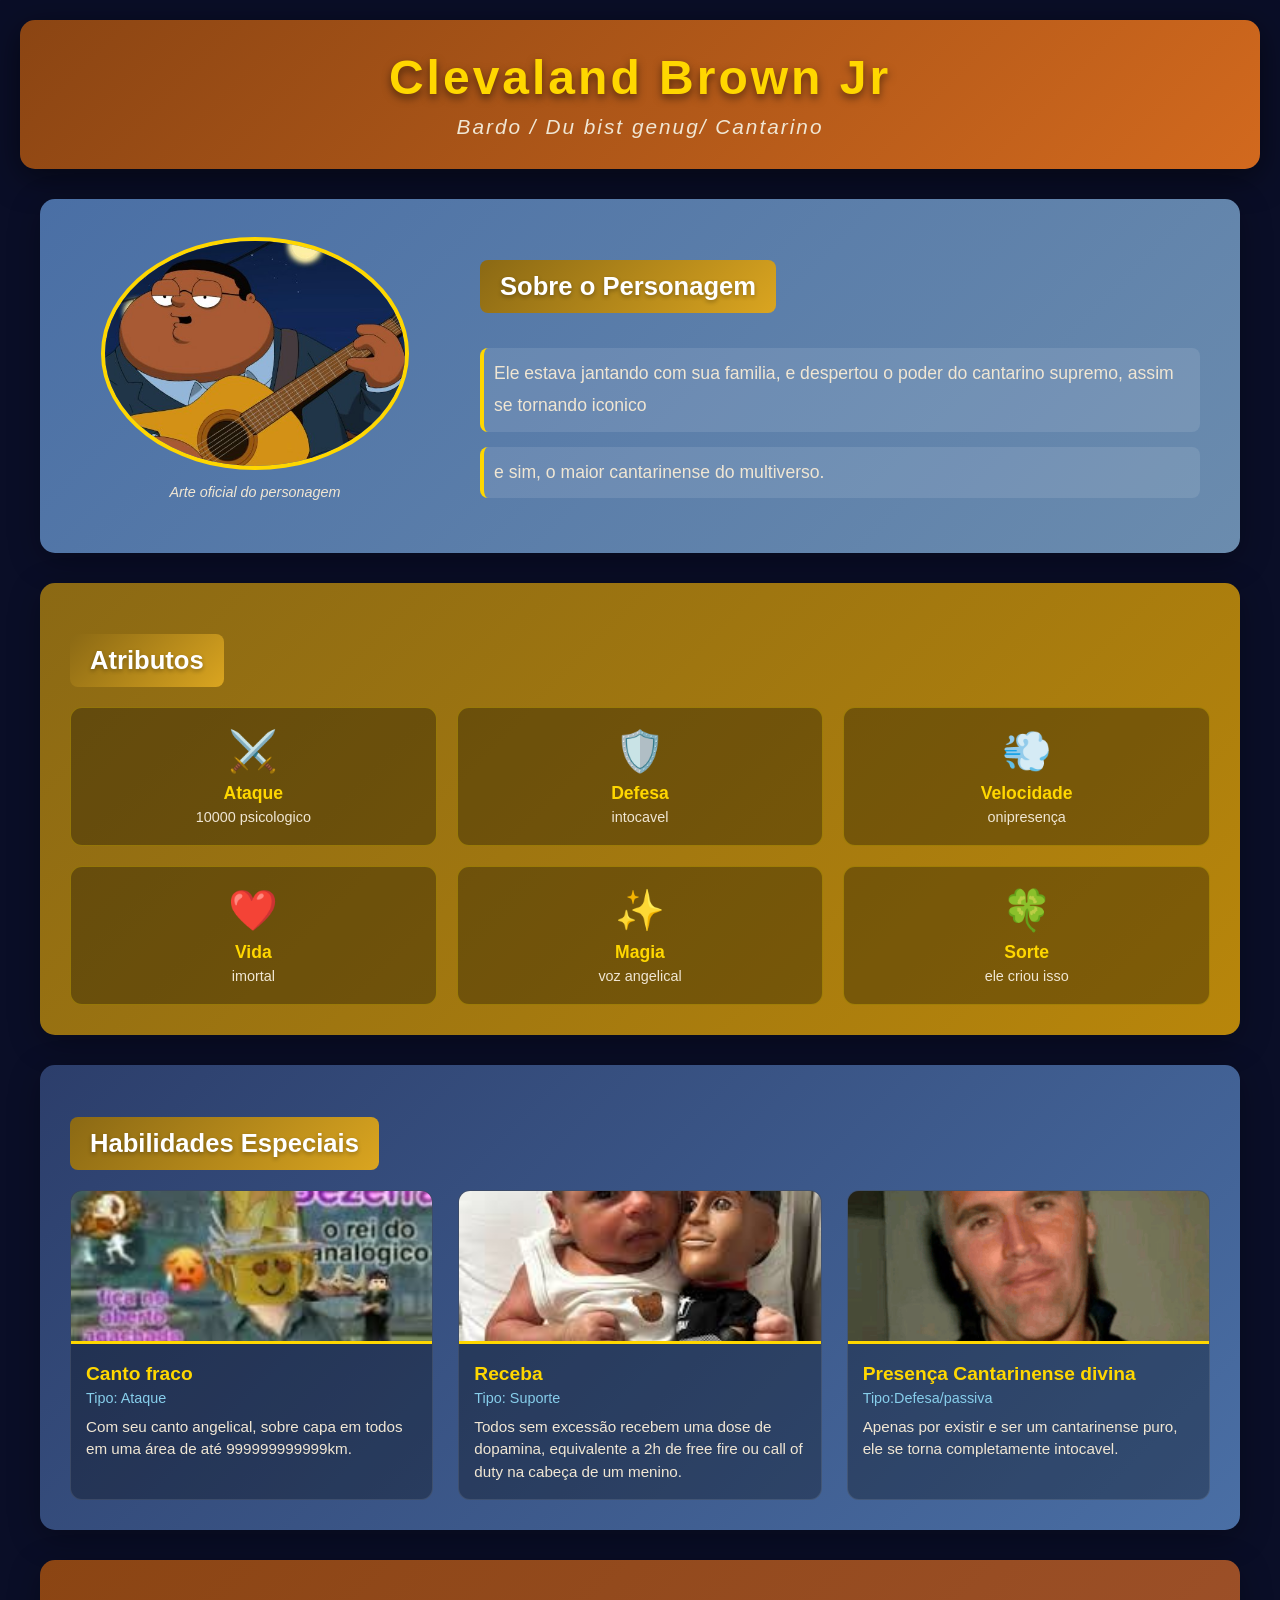
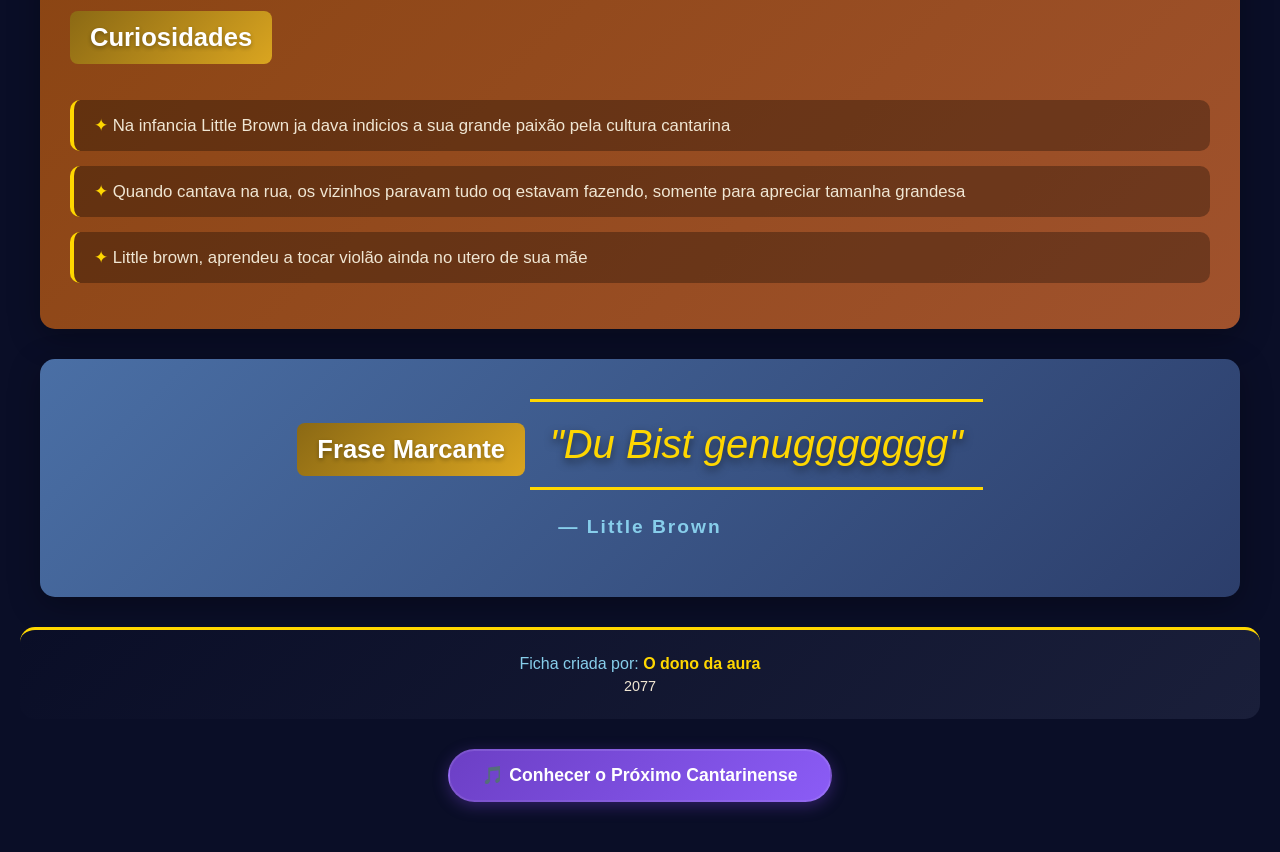
<file: index.html>
<!DOCTYPE html>
<html lang="pt-br">
<head>
  <meta charset="UTF-8">
  <meta name="viewport" content="width=device-width, initial-scale=1.0">
  <title>Ficha Técnica do Personagem</title>

  <!-- ============================================================
       ATIVIDADE: Estilizando com CSS
       Seu nome: 
       Personagem escolhido: 
       Data: 
       ============================================================ -->

  <link rel="stylesheet" href="style.css">
</head>
<body>

  <!-- ========== CABEÇALHO ========== -->
  <header id="cabecalho">
    <h1 id="nome-personagem">Clevaland Brown Jr</h1>
    <p id="titulo-personagem">Bardo / Du bist genug/ Cantarino</p>
  </header>

  <!-- ========== CONTEÚDO PRINCIPAL ========== -->
  <main id="conteudo-principal">

    <!-- SEÇÃO: Apresentação -->
    <section id="secao-apresentacao">

      <div id="bloco-imagem">
        <img
          id="imagem-personagem"
          src="teste.png"
          alt="Imagem do personagem"
          width="300"
        >
        <p class="legenda">Arte oficial do personagem</p>
      </div>

      <div id="bloco-descricao">
        <h2 class="titulo-secao">Sobre o Personagem</h2>
        <p class="texto-descricao">
          Ele estava jantando com sua familia, e despertou o poder do cantarino supremo,
           assim se tornando iconico
        </p>
        <p class="texto-descricao">
            e sim, o maior cantarinense do multiverso.
        </p>
      </div>

    </section>

    <!-- SEÇÃO: Atributos -->
    <section id="secao-atributos">
      <h2 class="titulo-secao">Atributos</h2>

      <div id="grade-atributos">

        <div class="card-atributo">
          <span class="icone-atributo">⚔️</span>
          <span class="nome-atributo">Ataque</span>
          <span class="valor-atributo">10000 psicologico</span>
        </div>

        <div class="card-atributo">
          <span class="icone-atributo">🛡️</span>
          <span class="nome-atributo">Defesa</span>
          <span class="valor-atributo">intocavel</span>
        </div>

        <div class="card-atributo">
          <span class="icone-atributo">💨</span>
          <span class="nome-atributo">Velocidade</span>
          <span class="valor-atributo">onipresença</span>
        </div>

        <div class="card-atributo">
          <span class="icone-atributo">❤️</span>
          <span class="nome-atributo">Vida</span>
          <span class="valor-atributo">imortal</span>
        </div>

        <div class="card-atributo">
          <span class="icone-atributo">✨</span>
          <span class="nome-atributo">Magia</span>
          <span class="valor-atributo">voz angelical</span>
        </div>

        <div class="card-atributo">
          <span class="icone-atributo">🍀</span>
          <span class="nome-atributo">Sorte</span>
          <span class="valor-atributo">ele criou isso</span>
        </div>

      </div>
    </section>

    <!-- SEÇÃO: Habilidades -->
    <section id="secao-habilidades">
      <h2 class="titulo-secao">Habilidades Especiais</h2>

      <div id="lista-habilidades">

        <article class="card-habilidade">
          <img
            class="imagem-habilidade"
            src="images.png"
            alt="Imagem da habilidade 1"
          >
          <div class="info-habilidade">
            <h3 class="nome-habilidade">Canto fraco</h3>
            <p class="tipo-habilidade">Tipo: Ataque</p>
            <p class="descricao-habilidade">Com seu canto angelical, sobre capa em todos em uma área de até 999999999999km.</p>
          </div>
        </article>

        <article class="card-habilidade">
          <img
            class="imagem-habilidade"
            src="recebapequeno.png"
            alt="Imagem da habilidade 2"
          >
          <div class="info-habilidade">
            <h3 class="nome-habilidade">Receba</h3>
            <p class="tipo-habilidade">Tipo: Suporte</p>
            <p class="descricao-habilidade">Todos sem excessão recebem uma dose de dopamina, equivalente a 2h de free fire ou call of duty na cabeça de um menino.</p>
          </div>
        </article>

        <article class="card-habilidade">
          <img
            class="imagem-habilidade"
            src="charlie-kirk-charlie-kirk-meme.png"
            alt="Imagem da habilidade 3"
          >
          <div class="info-habilidade">
            <h3 class="nome-habilidade">Presença Cantarinense divina</h3>
            <p class="tipo-habilidade">Tipo:Defesa/passiva</p>
            <p class="descricao-habilidade">Apenas por existir e ser um cantarinense puro, ele se torna completamente intocavel.</p>
          </div>
        </article>

      </div>
    </section>

    <!-- SEÇÃO: Curiosidades -->
    <section id="secao-curiosidades">
      <h2 class="titulo-secao">Curiosidades</h2>

      <ul id="lista-curiosidades">
        <li class="item-curiosidade">Na infancia Little Brown ja dava indicios a sua grande paixão pela cultura cantarina</li>
        <li class="item-curiosidade">Quando cantava na rua, os vizinhos paravam tudo oq estavam fazendo, somente para apreciar tamanha grandesa</li>
        <li class="item-curiosidade">Little brown, aprendeu a tocar violão ainda no utero de sua mãe</li>
      </ul>
    </section>

    <!-- SEÇÃO: Frases memoráveis -->
    <section id="secao-frases">
      <h2 class="titulo-secao">Frase Marcante</h2>

      <blockquote id="frase-personagem">
        "Du Bist genuggggggg"
      </blockquote>
      <p id="autor-frase">— Little Brown</p>

    </section>

  </main>

  <!-- ========== RODAPÉ ========== -->
  <footer id="rodape">
    <p id="creditos">Ficha criada por: <span id="nome-aluno">O dono da aura</span></p>
    <p id="ano">2077</p>
  </footer>

  <!-- SEÇÃO: Navegação -->
<section id="secao-navegacao" style="text-align: center; padding: 20px 0;">
    <a href="index2.html" class="btn-navegar">
        🎵 Conhecer o Próximo Cantarinense
    </a>
</section>  
</body>
</html>
</file>
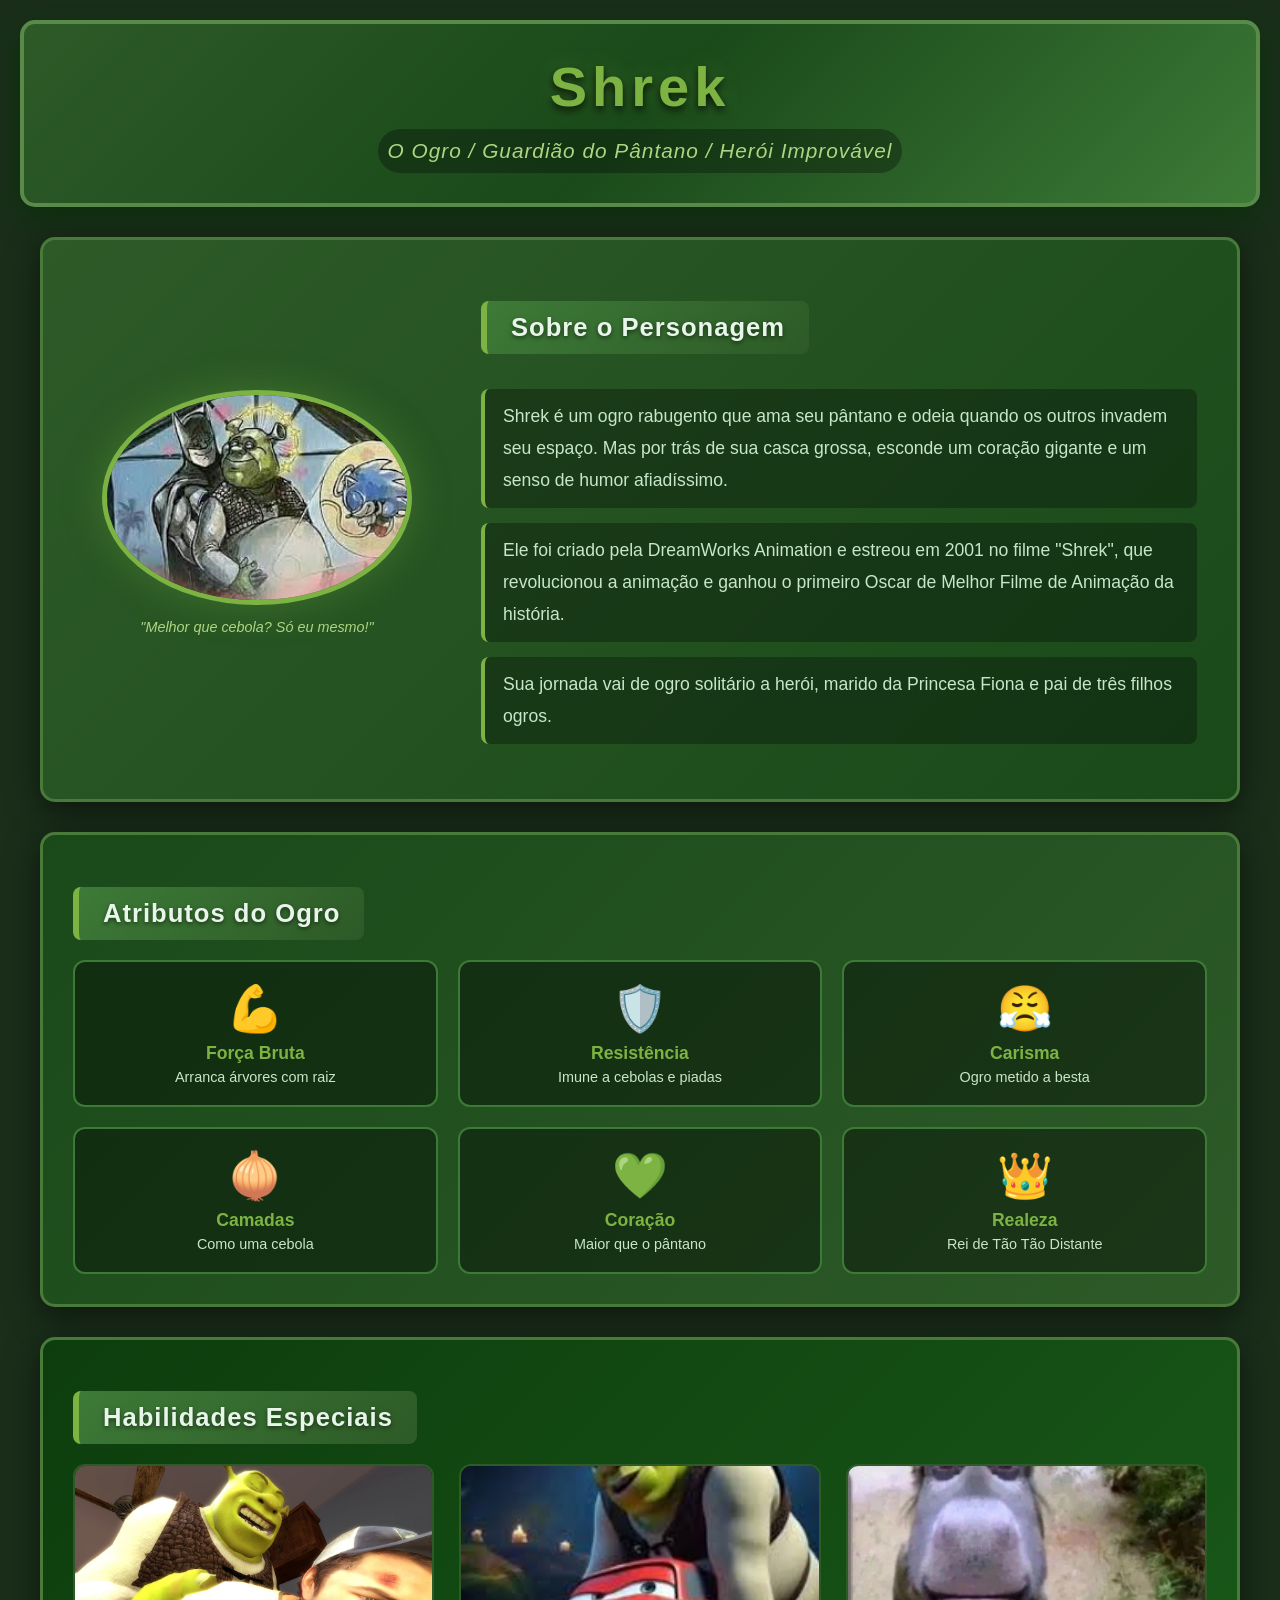
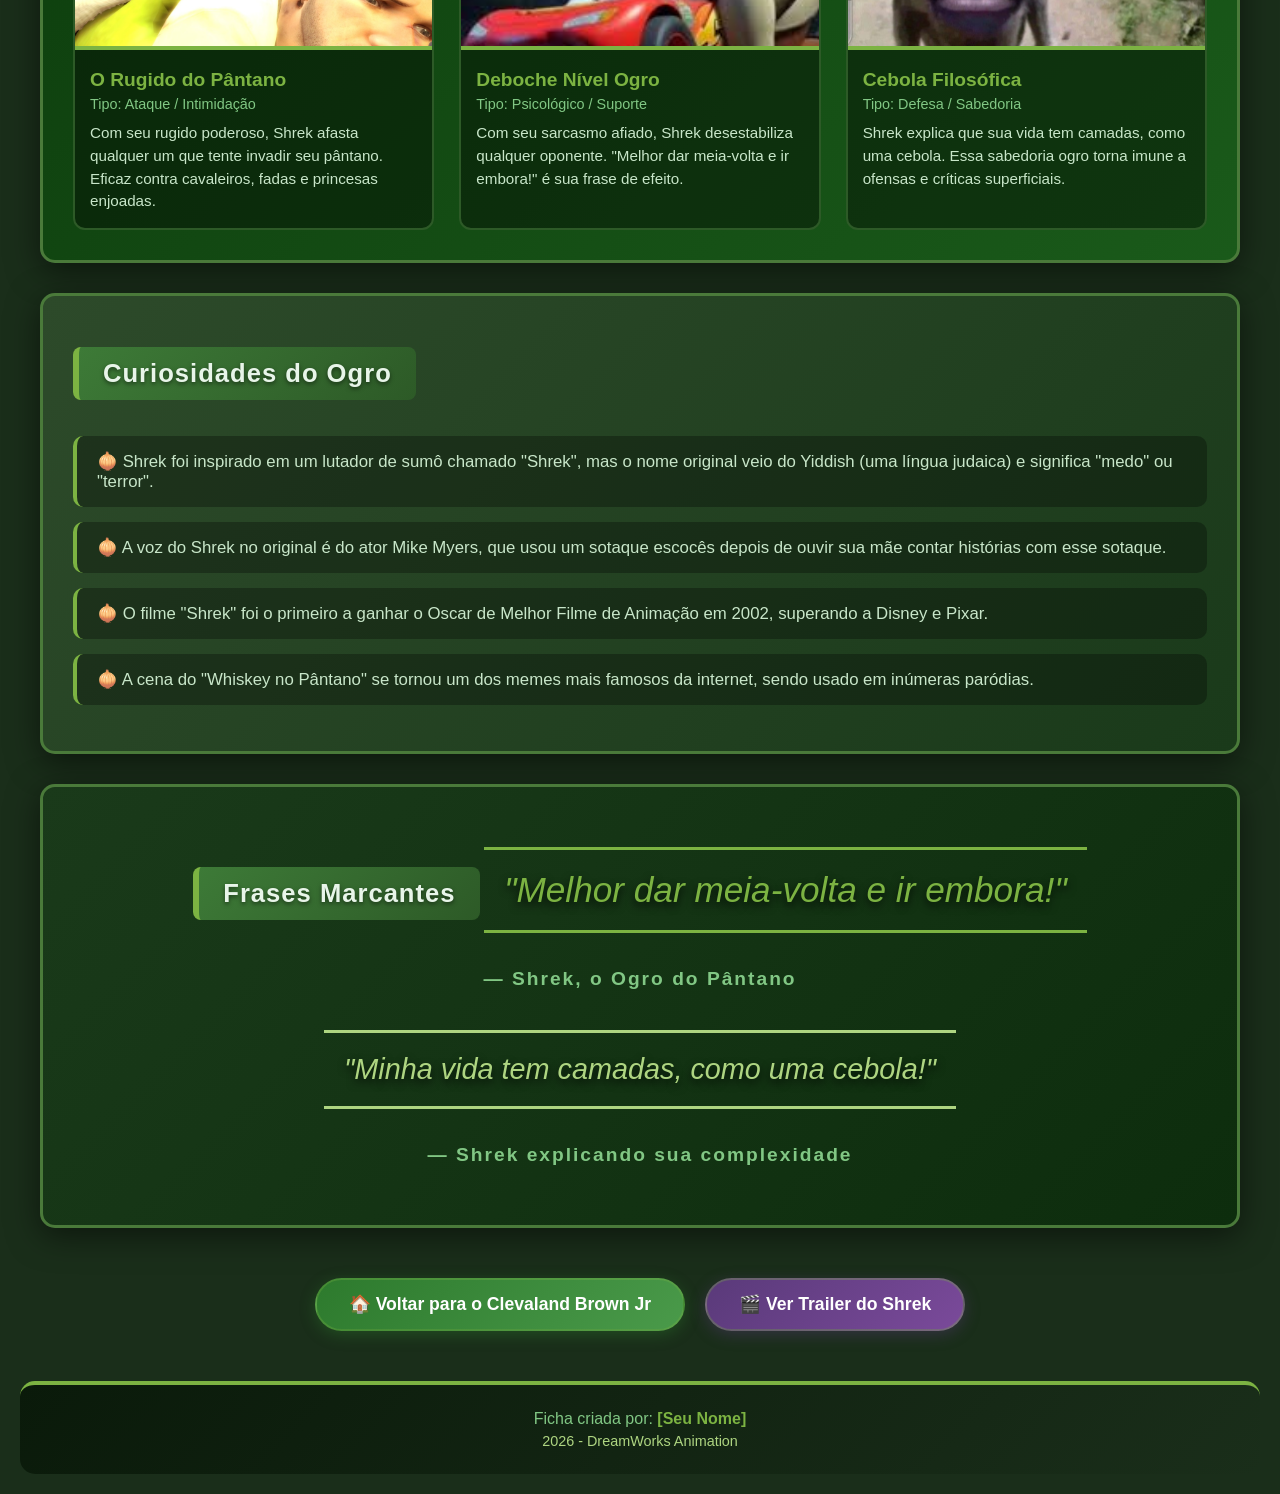
<file: index2.html>
<!DOCTYPE html>
<html lang="pt-br">
<head>
  <meta charset="UTF-8">
  <meta name="viewport" content="width=device-width, initial-scale=1.0">
  <title>Ficha Técnica - Shrek</title>

  <!-- ============================================================
       PERSONAGEM 2: Shrek
       Personagem escolhido: Shrek (DreamWorks)
       Data: 
       ============================================================ -->

  <link rel="stylesheet" href="style2.css">
</head>
<body>

  <!-- ========== CABEÇALHO ========== -->
  <header id="cabecalho">
    <h1 id="nome-personagem">Shrek</h1>
    <p id="titulo-personagem">O Ogro / Guardião do Pântano / Herói Improvável</p>
  </header>

  <!-- ========== CONTEÚDO PRINCIPAL ========== -->
  <main id="conteudo-principal">

    <!-- SEÇÃO: Apresentação -->
    <section id="secao-apresentacao">

      <div id="bloco-imagem">
        <img
          id="imagem-personagem"
          src="imagesoda.png"
          alt="Shrek, o ogro verde da DreamWorks"
          width="300"
        >
        <p class="legenda">"Melhor que cebola? Só eu mesmo!"</p>
      </div>

      <div id="bloco-descricao">
        <h2 class="titulo-secao">Sobre o Personagem</h2>
        <p class="texto-descricao">
          Shrek é um ogro rabugento que ama seu pântano e odeia quando os outros
          invadem seu espaço. Mas por trás de sua casca grossa, esconde um coração
          gigante e um senso de humor afiadíssimo.
        </p>
        <p class="texto-descricao">
          Ele foi criado pela DreamWorks Animation e estreou em 2001 no filme
          "Shrek", que revolucionou a animação e ganhou o primeiro Oscar de
          Melhor Filme de Animação da história.
        </p>
        <p class="texto-descricao">
          Sua jornada vai de ogro solitário a herói, marido da Princesa Fiona e
          pai de três filhos ogros.
        </p>
      </div>

    </section>

    <!-- SEÇÃO: Atributos -->
    <section id="secao-atributos">
      <h2 class="titulo-secao">Atributos do Ogro</h2>

      <div id="grade-atributos">

        <div class="card-atributo">
          <span class="icone-atributo">💪</span>
          <span class="nome-atributo">Força Bruta</span>
          <span class="valor-atributo">Arranca árvores com raiz</span>
        </div>

        <div class="card-atributo">
          <span class="icone-atributo">🛡️</span>
          <span class="nome-atributo">Resistência</span>
          <span class="valor-atributo">Imune a cebolas e piadas</span>
        </div>

        <div class="card-atributo">
          <span class="icone-atributo">😤</span>
          <span class="nome-atributo">Carisma</span>
          <span class="valor-atributo">Ogro metido a besta</span>
        </div>

        <div class="card-atributo">
          <span class="icone-atributo">🧅</span>
          <span class="nome-atributo">Camadas</span>
          <span class="valor-atributo">Como uma cebola</span>
        </div>

        <div class="card-atributo">
          <span class="icone-atributo">💚</span>
          <span class="nome-atributo">Coração</span>
          <span class="valor-atributo">Maior que o pântano</span>
        </div>

        <div class="card-atributo">
          <span class="icone-atributo">👑</span>
          <span class="nome-atributo">Realeza</span>
          <span class="valor-atributo">Rei de Tão Tão Distante</span>
        </div>

      </div>
    </section>

    <!-- SEÇÃO: Habilidades -->
    <section id="secao-habilidades">
      <h2 class="titulo-secao">Habilidades Especiais</h2>

      <div id="lista-habilidades">

        <article class="card-habilidade">
          <img
            class="imagem-habilidade"
            src="downloadlove.png"
            alt="Shrek assustando os outros"
          >
          <div class="info-habilidade">
            <h3 class="nome-habilidade">O Rugido do Pântano</h3>
            <p class="tipo-habilidade">Tipo: Ataque / Intimidação</p>
            <p class="descricao-habilidade">
              Com seu rugido poderoso, Shrek afasta qualquer um que tente invadir
              seu pântano. Eficaz contra cavaleiros, fadas e princesas enjoadas.
            </p>
          </div>
        </article>

        <article class="card-habilidade">
          <img
            class="imagem-habilidade"
            src="imagescarros.png"
            alt="Shrek com expressão de deboche"
          >
          <div class="info-habilidade">
            <h3 class="nome-habilidade">Deboche Nível Ogro</h3>
            <p class="tipo-habilidade">Tipo: Psicológico / Suporte</p>
            <p class="descricao-habilidade">
              Com seu sarcasmo afiado, Shrek desestabiliza qualquer oponente.
              "Melhor dar meia-volta e ir embora!" é sua frase de efeito.
            </p>
          </div>
        </article>

        <article class="card-habilidade">
          <img
            class="imagem-habilidade"
            src="0afd6e9f08e1104b3cfe70bed0d228ef.png"
            alt="Shrek sendo Shrek"
          >
          <div class="info-habilidade">
            <h3 class="nome-habilidade">Cebola Filosófica</h3>
            <p class="tipo-habilidade">Tipo: Defesa / Sabedoria</p>
            <p class="descricao-habilidade">
              Shrek explica que sua vida tem camadas, como uma cebola.
              Essa sabedoria ogro torna imune a ofensas e críticas superficiais.
            </p>
          </div>
        </article>

      </div>
    </section>

    <!-- SEÇÃO: Curiosidades -->
    <section id="secao-curiosidades">
      <h2 class="titulo-secao">Curiosidades do Ogro</h2>

      <ul id="lista-curiosidades">
        <li class="item-curiosidade">
          Shrek foi inspirado em um lutador de sumô chamado "Shrek", mas o nome
          original veio do Yiddish (uma língua judaica) e significa "medo" ou "terror".
        </li>
        <li class="item-curiosidade">
          A voz do Shrek no original é do ator Mike Myers, que usou um sotaque
          escocês depois de ouvir sua mãe contar histórias com esse sotaque.
        </li>
        <li class="item-curiosidade">
          O filme "Shrek" foi o primeiro a ganhar o Oscar de Melhor Filme de
          Animação em 2002, superando a Disney e Pixar.
        </li>
        <li class="item-curiosidade">
          A cena do "Whiskey no Pântano" se tornou um dos memes mais famosos
          da internet, sendo usado em inúmeras paródias.
        </li>
      </ul>
    </section>

    <!-- SEÇÃO: Frases memoráveis -->
    <section id="secao-frases">
      <h2 class="titulo-secao">Frases Marcantes</h2>

      <blockquote id="frase-personagem">
        "Melhor dar meia-volta e ir embora!"
      </blockquote>
      <p id="autor-frase">— Shrek, o Ogro do Pântano</p>

      <blockquote id="frase-personagem-2">
        "Minha vida tem camadas, como uma cebola!"
      </blockquote>
      <p id="autor-frase">— Shrek explicando sua complexidade</p>

    </section>

    <!-- SEÇÃO: Navegação -->
    <section id="secao-navegacao">
      <a href="index.html" class="btn-navegar">
        🏠 Voltar para o Clevaland Brown Jr
      </a>
      <a href="#" class="btn-navegar btn-secundario">
        🎬 Ver Trailer do Shrek
      </a>
    </section>

  </main>

  <!-- ========== RODAPÉ ========== -->
  <footer id="rodape">
    <p id="creditos">Ficha criada por: <span id="nome-aluno">[Seu Nome]</span></p>
    <p id="ano">2026 - DreamWorks Animation</p>
  </footer>

</body>
</html>
</file>
<file: style.css>
/* ============================================================
   ATIVIDADE: Estilizando com CSS — Ficha Técnica do Personagem
   Aluno(a): 
   Turma: 
   Data: 
   ============================================================ */

/* ============================================================
   DICA: Como selecionar elementos no CSS

   Por TAG:       h1 { }          (aplica em todos os h1)
   Por ID:        #nome-id { }    (aplica em UM elemento específico)
   Por CLASSE:    .nome-classe { }(aplica em vários elementos de uma vez)
   ============================================================ */

/* ----------------------------------------------------------
   1. ESTILOS GERAIS DA PÁGINA
   ============================================================ */

body {
    background-color: #0a0e27;  /* Cor de fundo mais escura e elegante */
    font-family: 'Gill Sans', 'Gill Sans MT', Calibri, 'Trebuchet MS', sans-serif;
    color: #ffffff;
    margin: 0;
    padding: 20px;
    min-height: 100vh;
}

/* ----------------------------------------------------------
   2. CABEÇALHO
   ============================================================ */

#cabecalho {
    background: linear-gradient(135deg, #8B4513, #D2691E);
    border-radius: 15px;
    padding: 30px;
    text-align: center;
    margin-bottom: 30px;
    box-shadow: 0 8px 32px rgba(0,0,0,0.5);
}

#nome-personagem {
    color: #FFD700;
    font-size: 3em;
    margin: 0;
    text-shadow: 0 4px 8px rgba(0,0,0,0.5);
    letter-spacing: 3px;
}

#titulo-personagem {
    color: #f0e6d3;
    font-size: 1.3em;
    margin: 10px 0 0 0;
    font-style: italic;
    letter-spacing: 2px;
}

/* ----------------------------------------------------------
   3. CONTEÚDO PRINCIPAL
   ============================================================ */

#conteudo-principal {
    max-width: 1200px;
    margin: 0 auto;
}

/* ----------------------------------------------------------
   4. SEÇÃO DE APRESENTAÇÃO
   USANDO GRID: 2 colunas - imagem | descrição
   ============================================================ */

#secao-apresentacao {
    background: linear-gradient(135deg, #4a6fa5, #6b8cae);
    border-radius: 15px;
    padding: 30px;
    margin-bottom: 30px;
    display: grid;
    grid-template-columns: 1fr 2fr;  /* Imagem 1 parte, texto 2 partes */
    gap: 30px;
    align-items: center;
    box-shadow: 0 8px 32px rgba(0,0,0,0.3);
}

#bloco-imagem {
    text-align: center;
}

#imagem-personagem {
    border-radius: 50%;
    border: 4px solid #FFD700;
    width: 100%;
    max-width: 300px;
    height: auto;
    transition: transform 0.3s ease;
}

#imagem-personagem:hover {
    transform: scale(1.05);
}

.legenda {
    color: #f0e6d3;
    font-size: 0.9em;
    margin-top: 10px;
    font-style: italic;
}

#bloco-descricao {
    padding: 10px;
}

/* ----------------------------------------------------------
   5. TÍTULOS DE SEÇÃO
   ============================================================ */

.titulo-secao {
    background: linear-gradient(135deg, #8B6914, #DAA520);
    color: white;
    border-radius: 8px;
    padding: 12px 20px;
    margin-bottom: 20px;
    font-size: 1.6em;
    text-shadow: 0 2px 4px rgba(0,0,0,0.3);
    display: inline-block;
}

/* ----------------------------------------------------------
   6. TEXTOS DE DESCRIÇÃO
   ============================================================ */

.texto-descricao {
    color: #f0e6d3;
    font-size: 1.1em;
    line-height: 1.8;
    margin: 15px 0;
    padding: 10px;
    background: rgba(255,255,255,0.1);
    border-radius: 8px;
    border-left: 4px solid #FFD700;
}

/* ----------------------------------------------------------
   7. SEÇÃO DE ATRIBUTOS
   USANDO GRID: 3 colunas
   ============================================================ */

#secao-atributos {
    background: linear-gradient(135deg, #8B6914, #B8860B);
    border-radius: 15px;
    padding: 30px;
    margin-bottom: 30px;
    box-shadow: 0 8px 32px rgba(0,0,0,0.3);
}

#grade-atributos {
    display: grid;
    grid-template-columns: repeat(3, 1fr);  /* 3 colunas iguais */
    gap: 20px;
}

.card-atributo {
    background: rgba(0,0,0,0.3);
    border-radius: 12px;
    padding: 20px;
    text-align: center;
    transition: transform 0.3s ease, box-shadow 0.3s ease;
    border: 1px solid rgba(255,215,0,0.3);
}

.card-atributo:hover {
    transform: translateY(-5px);
    box-shadow: 0 8px 20px rgba(0,0,0,0.4);
    background: rgba(0,0,0,0.5);
}

.icone-atributo {
    font-size: 2.5em;
    display: block;
    margin-bottom: 8px;
}

.nome-atributo {
    font-weight: bold;
    color: #FFD700;
    display: block;
    font-size: 1.1em;
}

.valor-atributo {
    color: #f0e6d3;
    display: block;
    font-size: 0.9em;
    margin-top: 5px;
}

/* ----------------------------------------------------------
   8. SEÇÃO DE HABILIDADES
   USANDO GRID: 3 colunas
   ============================================================ */

#secao-habilidades {
    background: linear-gradient(135deg, #2c3e6b, #4a6fa5);
    border-radius: 15px;
    padding: 30px;
    margin-bottom: 30px;
    box-shadow: 0 8px 32px rgba(0,0,0,0.3);
}

#lista-habilidades {
    display: grid;
    grid-template-columns: repeat(3, 1fr);  /* 3 colunas iguais */
    gap: 25px;
}

.card-habilidade {
    background: rgba(0,0,0,0.3);
    border-radius: 12px;
    overflow: hidden;
    transition: transform 0.3s ease;
    border: 1px solid rgba(255,255,255,0.1);
}

.card-habilidade:hover {
    transform: scale(1.02);
}

.imagem-habilidade {
    width: 100%;
    height: 150px;
    object-fit: cover;
    border-bottom: 3px solid #FFD700;
}

.info-habilidade {
    padding: 15px;
}

.nome-habilidade {
    color: #FFD700;
    font-size: 1.2em;
    margin: 0 0 5px 0;
}

.tipo-habilidade {
    color: #87CEEB;
    font-size: 0.9em;
    margin: 5px 0;
}

.descricao-habilidade {
    color: #f0e6d3;
    font-size: 0.95em;
    line-height: 1.5;
    margin: 10px 0 0 0;
}

/* ----------------------------------------------------------
   9. SEÇÃO DE CURIOSIDADES
   ============================================================ */

#secao-curiosidades {
    background: linear-gradient(135deg, #8B4513, #A0522D);
    border-radius: 15px;
    padding: 30px;
    margin-bottom: 30px;
    box-shadow: 0 8px 32px rgba(0,0,0,0.3);
}

#lista-curiosidades {
    list-style: none;
    padding: 0;
    display: grid;
    grid-template-columns: 1fr;  /* 1 coluna */
    gap: 15px;
}

.item-curiosidade {
    background: rgba(0,0,0,0.3);
    padding: 15px 20px;
    border-radius: 10px;
    border-left: 4px solid #FFD700;
    color: #f0e6d3;
    font-size: 1.05em;
    transition: transform 0.2s ease;
}

.item-curiosidade:hover {
    transform: translateX(10px);
    background: rgba(0,0,0,0.5);
}

.item-curiosidade::before {
    content: "✦ ";
    color: #FFD700;
}

/* ----------------------------------------------------------
   10. SEÇÃO DE FRASES
   ============================================================ */

#secao-frases {
    background: linear-gradient(135deg, #4a6fa5, #2c3e6b);
    border-radius: 15px;
    padding: 40px 30px;
    margin-bottom: 30px;
    text-align: center;
    box-shadow: 0 8px 32px rgba(0,0,0,0.3);
}

#frase-personagem {
    font-size: 2.5em;
    color: #FFD700;
    font-style: italic;
    margin: 0;
    padding: 20px;
    border-top: 3px solid #FFD700;
    border-bottom: 3px solid #FFD700;
    display: inline-block;
    text-shadow: 0 4px 8px rgba(0,0,0,0.5);
}

#autor-frase {
    color: #87CEEB;
    font-size: 1.2em;
    margin-top: 20px;
    font-weight: bold;
    letter-spacing: 2px;
}

/* ----------------------------------------------------------
   11. RODAPÉ
   ============================================================ */

#rodape {
    background: linear-gradient(135deg, #0a0e27, #1a1f3a);
    border-radius: 15px;
    padding: 20px;
    text-align: center;
    margin-top: 30px;
    border-top: 3px solid #FFD700;
}

#creditos {
    color: #87CEEB;
    font-size: 1em;
    margin: 5px 0;
}

#nome-aluno {
    color: #FFD700;
    font-weight: bold;
}

#ano {
    color: #f0e6d3;
    font-size: 0.9em;
    margin: 5px 0;
}

/* ----------------------------------------------------------
   12. BOTÃO DE NAVEGAÇÃO (NOVO!)
   ============================================================ */

.btn-navegar {
    display: inline-block;
    padding: 14px 32px;
    background: linear-gradient(135deg, #6C3FC5, #8B5CF6);
    color: white;
    text-decoration: none;
    border-radius: 50px;
    font-weight: bold;
    font-size: 1.1em;
    transition: all 0.3s ease;
    box-shadow: 0 4px 15px rgba(108, 63, 197, 0.4);
    margin: 10px 0;
    border: 2px solid rgba(255,255,255,0.1);
}

.btn-navegar:hover {
    background: linear-gradient(135deg, #4A2A8A, #6C3FC5);
    transform: translateY(-2px);
    box-shadow: 0 8px 25px rgba(108, 63, 197, 0.6);
    border-color: #FFD700;
}

/* ----------------------------------------------------------
   13. RESPONSIVIDADE
   ============================================================ */

/* Para telas menores que 768px (tablets e celulares) */
@media (max-width: 768px) {
    #secao-apresentacao {
        grid-template-columns: 1fr;  /* Vira 1 coluna */
        text-align: center;
    }
    
    #grade-atributos {
        grid-template-columns: repeat(2, 1fr);  /* 2 colunas */
    }
    
    #lista-habilidades {
        grid-template-columns: 1fr;  /* 1 coluna */
    }
    
    #nome-personagem {
        font-size: 2em;
    }
    
    #frase-personagem {
        font-size: 1.8em;
    }
}

/* Para telas muito pequenas (celulares) */
@media (max-width: 480px) {
    #grade-atributos {
        grid-template-columns: 1fr;  /* 1 coluna */
    }
    
    body {
        padding: 10px;
    }
    
    .btn-navegar {
        padding: 12px 24px;
        font-size: 1em;
        width: 100%;
        text-align: center;
    }
}
</file>
<file: style2.css>
/* ============================================================
   PERSONAGEM 2: Shrek - Estilos CSS
   Tema: Verde, Pântano e Ogro
   ============================================================ */

/* ----------------------------------------------------------
   1. ESTILOS GERAIS
   ============================================================ */

body {
    background: #1a2e1a;
    font-family: 'Gill Sans', 'Gill Sans MT', Calibri, 'Trebuchet MS', sans-serif;
    color: #e8e8e8;
    margin: 0;
    padding: 20px;
    min-height: 100vh;
}

/* ----------------------------------------------------------
   2. CABEÇALHO - Tema Pântano
   ============================================================ */

#cabecalho {
    background: linear-gradient(135deg, #2d5a27, #1a4a1a, #3d7a37);
    border-radius: 15px;
    padding: 30px;
    text-align: center;
    margin-bottom: 30px;
    border: 4px solid #5a8a4a;
    box-shadow: 0 8px 32px rgba(0,50,0,0.6);
}

#nome-personagem {
    color: #7cb342;
    font-size: 3.5em;
    margin: 0;
    text-shadow: 0 4px 8px rgba(0,0,0,0.8), 0 0 20px rgba(124,179,66,0.3);
    letter-spacing: 5px;
}

#titulo-personagem {
    color: #aed581;
    font-size: 1.3em;
    margin: 10px 0 0 0;
    font-style: italic;
    background: rgba(0,0,0,0.3);
    padding: 10px;
    border-radius: 30px;
    display: inline-block;
    letter-spacing: 1px;
}

/* ----------------------------------------------------------
   3. CONTEÚDO PRINCIPAL
   ============================================================ */

#conteudo-principal {
    max-width: 1200px;
    margin: 0 auto;
}

/* ----------------------------------------------------------
   4. SEÇÃO APRESENTAÇÃO
   ============================================================ */

#secao-apresentacao {
    background: linear-gradient(135deg, #2d5a27, #1a4a1a);
    border-radius: 15px;
    padding: 30px;
    margin-bottom: 30px;
    display: grid;
    grid-template-columns: 1fr 2fr;
    gap: 30px;
    align-items: center;
    border: 3px solid #4a7a3a;
    box-shadow: 0 8px 32px rgba(0,0,0,0.5);
}

#bloco-imagem {
    text-align: center;
}

#imagem-personagem {
    border-radius: 50%;
    border: 5px solid #7cb342;
    width: 100%;
    max-width: 300px;
    height: auto;
    box-shadow: 0 0 40px rgba(124,179,66,0.3);
    transition: transform 0.3s ease;
}

#imagem-personagem:hover {
    transform: scale(1.08) rotate(-3deg);
}

.legenda {
    color: #aed581;
    font-size: 0.9em;
    margin-top: 10px;
    font-style: italic;
}

#bloco-descricao {
    padding: 10px;
}

/* ----------------------------------------------------------
   5. TÍTULOS
   ============================================================ */

.titulo-secao {
    background: linear-gradient(135deg, #3d7a37, #2d5a27);
    color: #e8f5e9;
    border-radius: 8px;
    padding: 12px 24px;
    margin-bottom: 20px;
    font-size: 1.6em;
    text-shadow: 0 2px 4px rgba(0,0,0,0.5);
    border-left: 6px solid #7cb342;
    display: inline-block;
    letter-spacing: 1px;
}

/* ----------------------------------------------------------
   6. TEXTOS
   ============================================================ */

.texto-descricao {
    color: #c8e6c9;
    font-size: 1.1em;
    line-height: 1.8;
    margin: 15px 0;
    padding: 12px 18px;
    background: rgba(0,0,0,0.3);
    border-radius: 8px;
    border-left: 4px solid #7cb342;
}

/* ----------------------------------------------------------
   7. ATRIBUTOS
   ============================================================ */

#secao-atributos {
    background: linear-gradient(135deg, #1a4a1a, #2d5a27);
    border-radius: 15px;
    padding: 30px;
    margin-bottom: 30px;
    border: 3px solid #4a7a3a;
    box-shadow: 0 8px 32px rgba(0,0,0,0.5);
}

#grade-atributos {
    display: grid;
    grid-template-columns: repeat(3, 1fr);
    gap: 20px;
}

.card-atributo {
    background: rgba(0,0,0,0.4);
    border-radius: 12px;
    padding: 20px;
    text-align: center;
    transition: all 0.3s ease;
    border: 2px solid #3d7a37;
}

.card-atributo:hover {
    transform: translateY(-5px) scale(1.02);
    box-shadow: 0 8px 25px rgba(124,179,66,0.3);
    background: rgba(0,0,0,0.6);
    border-color: #7cb342;
}

.icone-atributo {
    font-size: 2.8em;
    display: block;
    margin-bottom: 8px;
}

.nome-atributo {
    font-weight: bold;
    color: #7cb342;
    display: block;
    font-size: 1.1em;
}

.valor-atributo {
    color: #c8e6c9;
    display: block;
    font-size: 0.9em;
    margin-top: 5px;
}

/* ----------------------------------------------------------
   8. HABILIDADES
   ============================================================ */

#secao-habilidades {
    background: linear-gradient(135deg, #0d3d0d, #1a5a1a);
    border-radius: 15px;
    padding: 30px;
    margin-bottom: 30px;
    border: 3px solid #4a7a3a;
    box-shadow: 0 8px 32px rgba(0,0,0,0.5);
}

#lista-habilidades {
    display: grid;
    grid-template-columns: repeat(3, 1fr);
    gap: 25px;
}

.card-habilidade {
    background: rgba(0,0,0,0.4);
    border-radius: 12px;
    overflow: hidden;
    transition: transform 0.3s ease;
    border: 2px solid #2d5a27;
}

.card-habilidade:hover {
    transform: scale(1.03);
    border-color: #7cb342;
}

.imagem-habilidade {
    width: 100%;
    height: 180px;
    object-fit: cover;
    border-bottom: 4px solid #7cb342;
}

.info-habilidade {
    padding: 15px;
}

.nome-habilidade {
    color: #7cb342;
    font-size: 1.2em;
    margin: 0 0 5px 0;
}

.tipo-habilidade {
    color: #81c784;
    font-size: 0.9em;
    margin: 5px 0;
}

.descricao-habilidade {
    color: #c8e6c9;
    font-size: 0.95em;
    line-height: 1.5;
    margin: 10px 0 0 0;
}

/* ----------------------------------------------------------
   9. CURIOSIDADES
   ============================================================ */

#secao-curiosidades {
    background: linear-gradient(135deg, #2d4a2a, #1a3a1a);
    border-radius: 15px;
    padding: 30px;
    margin-bottom: 30px;
    border: 3px solid #4a7a3a;
    box-shadow: 0 8px 32px rgba(0,0,0,0.5);
}

#lista-curiosidades {
    list-style: none;
    padding: 0;
    display: grid;
    grid-template-columns: 1fr;
    gap: 15px;
}

.item-curiosidade {
    background: rgba(0,0,0,0.3);
    padding: 15px 20px;
    border-radius: 10px;
    border-left: 4px solid #7cb342;
    color: #c8e6c9;
    font-size: 1.05em;
    transition: all 0.3s ease;
}

.item-curiosidade:hover {
    transform: translateX(10px);
    background: rgba(0,0,0,0.5);
    border-left-color: #aed581;
}

.item-curiosidade::before {
    content: "🧅 ";
}

/* ----------------------------------------------------------
   10. FRASES
   ============================================================ */

#secao-frases {
    background: linear-gradient(135deg, #1a3a1a, #0d2d0d);
    border-radius: 15px;
    padding: 40px 30px;
    margin-bottom: 30px;
    text-align: center;
    border: 3px solid #4a7a3a;
    box-shadow: 0 8px 32px rgba(0,0,0,0.5);
}

#frase-personagem, #frase-personagem-2 {
    font-size: 2.2em;
    color: #7cb342;
    font-style: italic;
    margin: 20px auto;
    padding: 20px;
    border-top: 3px solid #7cb342;
    border-bottom: 3px solid #7cb342;
    display: inline-block;
    text-shadow: 0 4px 8px rgba(0,0,0,0.8);
    max-width: 80%;
}

#frase-personagem-2 {
    color: #aed581;
    border-color: #aed581;
    font-size: 1.8em;
}

#autor-frase {
    color: #81c784;
    font-size: 1.2em;
    margin-top: 15px;
    font-weight: bold;
    letter-spacing: 2px;
}

/* ----------------------------------------------------------
   11. NAVEGAÇÃO
   ============================================================ */

#secao-navegacao {
    text-align: center;
    padding: 20px;
    display: flex;
    gap: 20px;
    justify-content: center;
    flex-wrap: wrap;
}

.btn-navegar {
    display: inline-block;
    padding: 14px 32px;
    background: linear-gradient(135deg, #2d7a2d, #4a9a4a);
    color: white;
    text-decoration: none;
    border-radius: 50px;
    font-weight: bold;
    font-size: 1.1em;
    transition: all 0.3s ease;
    box-shadow: 0 4px 15px rgba(45, 122, 45, 0.4);
    border: 2px solid rgba(124, 179, 66, 0.3);
}

.btn-navegar:hover {
    background: linear-gradient(135deg, #1a5a1a, #2d7a2d);
    transform: translateY(-3px) scale(1.02);
    box-shadow: 0 8px 25px rgba(45, 122, 45, 0.6);
    border-color: #7cb342;
}

.btn-secundario {
    background: linear-gradient(135deg, #5a3a7a, #7a4a9a);
    box-shadow: 0 4px 15px rgba(90, 58, 122, 0.4);
}

.btn-secundario:hover {
    background: linear-gradient(135deg, #4a2a6a, #5a3a7a);
    box-shadow: 0 8px 25px rgba(90, 58, 122, 0.6);
    border-color: #9a6aba;
}

/* ----------------------------------------------------------
   12. RODAPÉ
   ============================================================ */

#rodape {
    background: linear-gradient(135deg, #0a1a0a, #1a2e1a);
    border-radius: 15px;
    padding: 20px;
    text-align: center;
    margin-top: 30px;
    border-top: 4px solid #7cb342;
}

#creditos {
    color: #81c784;
    font-size: 1em;
    margin: 5px 0;
}

#nome-aluno {
    color: #7cb342;
    font-weight: bold;
}

#ano {
    color: #aed581;
    font-size: 0.9em;
    margin: 5px 0;
}

/* ----------------------------------------------------------
   13. RESPONSIVIDADE
   ============================================================ */

@media (max-width: 768px) {
    #secao-apresentacao {
        grid-template-columns: 1fr;
        text-align: center;
    }
    
    #grade-atributos {
        grid-template-columns: repeat(2, 1fr);
    }
    
    #lista-habilidades {
        grid-template-columns: 1fr;
    }
    
    #nome-personagem {
        font-size: 2.2em;
    }
    
    #frase-personagem, #frase-personagem-2 {
        font-size: 1.5em;
        max-width: 95%;
    }
    
    #secao-navegacao {
        flex-direction: column;
    }
    
    .btn-navegar {
        width: 100%;
        text-align: center;
    }
}

@media (max-width: 480px) {
    #grade-atributos {
        grid-template-columns: 1fr;
    }
    
    body {
        padding: 10px;
    }
    
    #cabecalho {
        padding: 15px;
    }
    
    #nome-personagem {
        font-size: 1.8em;
    }
}
</file>
